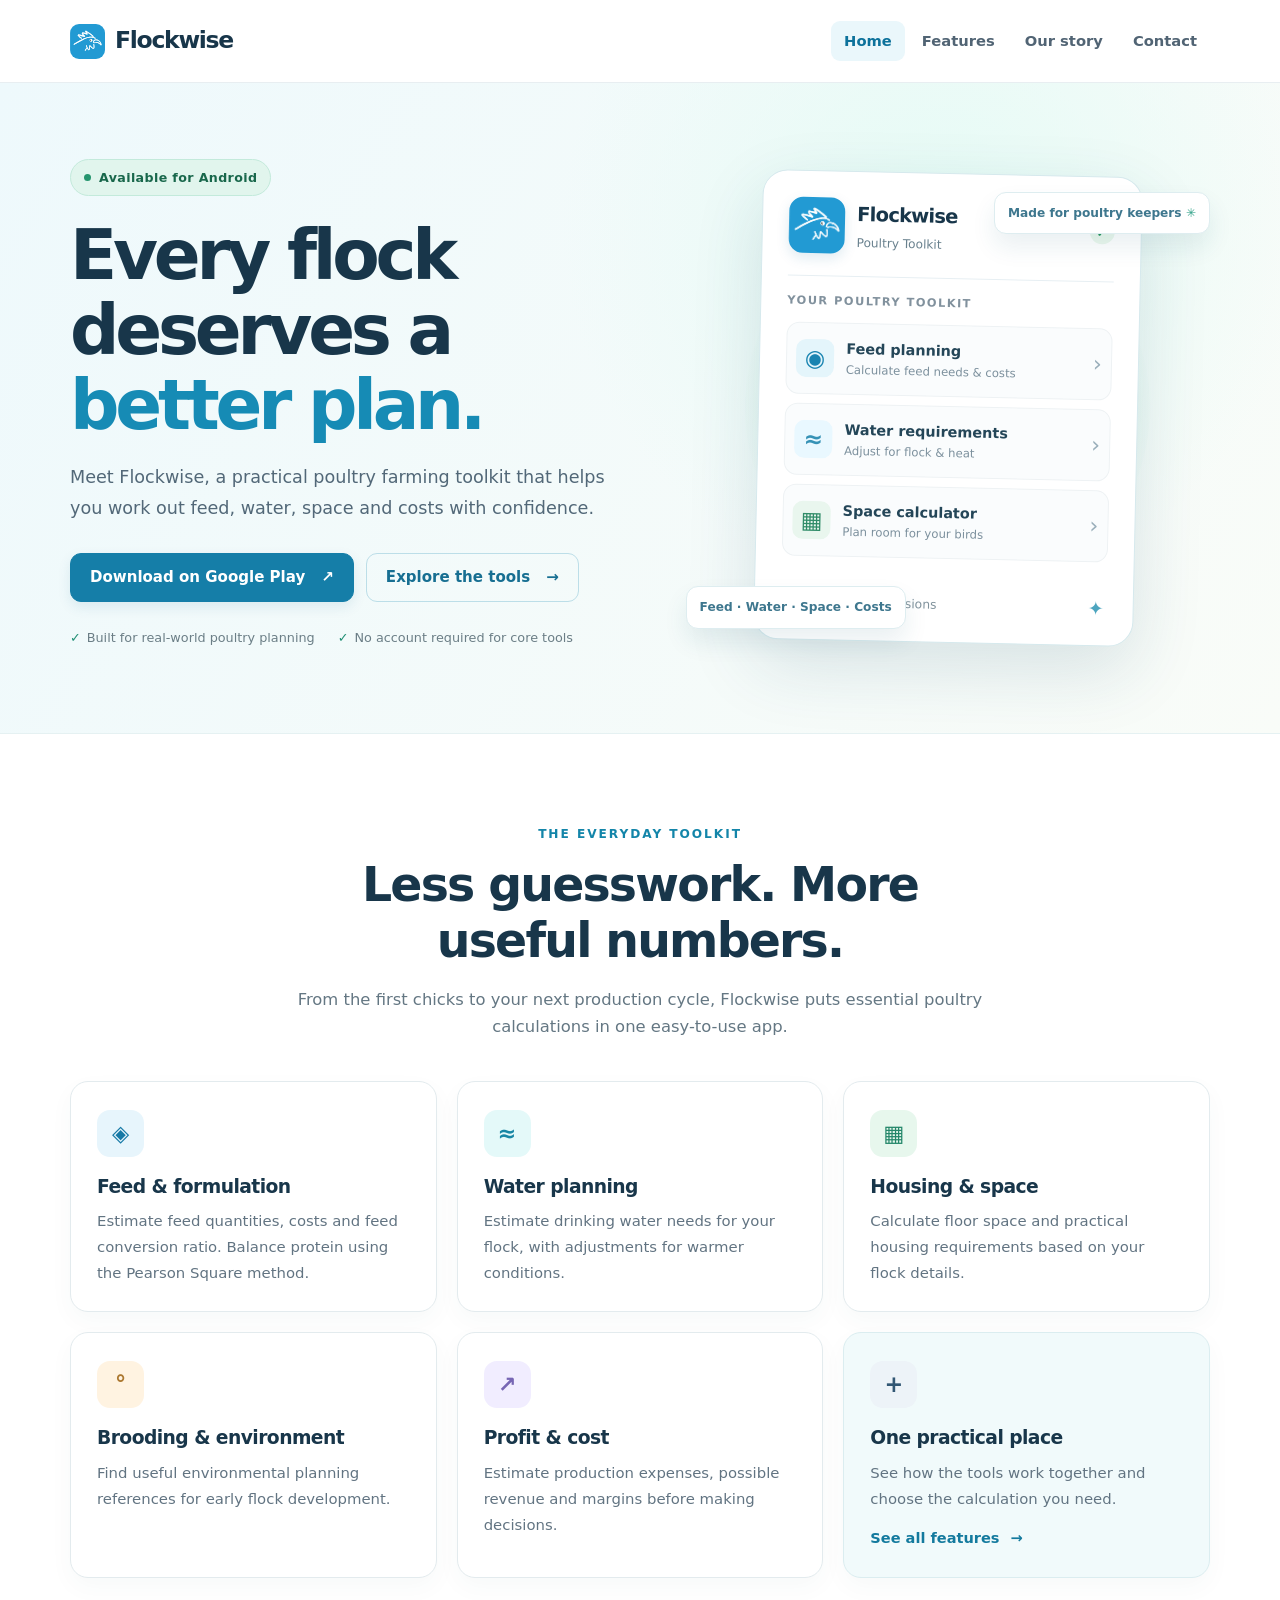
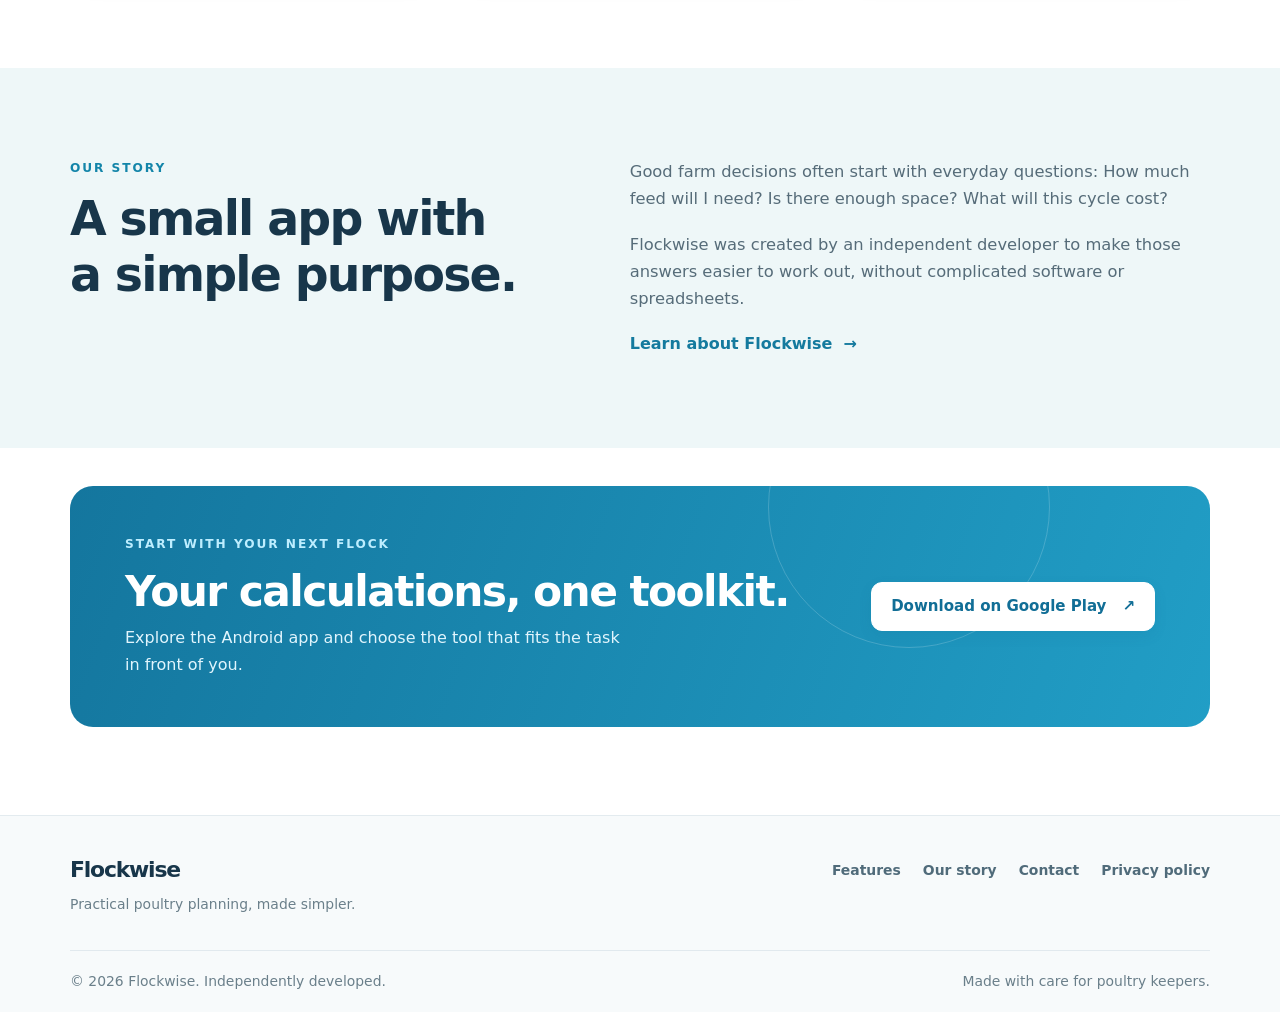
<file: index.html>
<!doctype html>
<html lang="en">
<head>
  <meta charset="utf-8">
  <meta name="viewport" content="width=device-width, initial-scale=1">
  <meta name="theme-color" content="#147fa8">
  <meta name="description" content="Flockwise is a practical Android poultry farming toolkit with calculators for feed, water, housing space, brooding, and flock profitability.">
  <meta property="og:type" content="website">
  <meta property="og:title" content="Flockwise | Practical Poultry Farming Calculators">
  <meta property="og:description" content="Plan your flock with straightforward tools for feed, water, housing and farming costs. Made for poultry keepers, big and small.">
  <title>Flockwise | Poultry Farming Calculators &amp; Planning Tools</title>
  <link rel="icon" type="image/svg+xml" href="assets/img/app-icon-fallback.svg">
  <link rel="stylesheet" href="assets/css/site.css">
</head>
<body>
  <a class="skip-link" href="#main-content">Skip to content</a>
  <header class="site-header">
    <div class="wrap header-inner">
      <a class="brand" href="./" aria-label="Flockwise home"><span class="brand-mark" aria-hidden="true"></span><span>Flockwise</span></a>
      <nav class="nav" aria-label="Main navigation">
        <a href="./" aria-current="page">Home</a>
        <a href="features/">Features</a>
        <a href="about/">Our story</a>
        <a href="contact/">Contact</a>
      </nav>
    </div>
  </header>

  <main id="main-content">
    <section class="home-hero">
      <div class="wrap hero-grid">
        <div class="hero-copy">
          <span class="pill"><span class="pill-dot" aria-hidden="true"></span> Available for Android</span>
          <h1>Every flock deserves a <span>better plan.</span></h1>
          <p class="hero-subtitle">Meet Flockwise, a practical poultry farming toolkit that helps you work out feed, water, space and costs with confidence.</p>
          <div class="hero-actions">
            <a class="button" href="https://play.google.com/store/apps/details?id=com.ericdev.flockwise" rel="noopener noreferrer" target="_blank">Download on Google Play <span aria-hidden="true">↗</span></a>
            <a class="button button-outline" href="features/">Explore the tools <span aria-hidden="true">→</span></a>
          </div>
          <div class="hero-footnotes"><span>Built for real-world poultry planning</span><span>No account required for core tools</span></div>
        </div>
        <div class="hero-visual" aria-label="An illustration of Flockwise planning features">
          <div class="visual-glow" aria-hidden="true"></div>
          <div class="visual-app-card">
            <div class="visual-app-top"><span class="app-icon large-icon" role="img" aria-label="Flockwise app icon"></span><div><strong>Flockwise</strong><small>Poultry Toolkit</small></div><span class="visual-check" aria-hidden="true">✓</span></div>
            <div class="visual-divider"></div>
            <p class="visual-label">YOUR POULTRY TOOLKIT</p>
            <div class="visual-tile-row"><span class="visual-symbol" aria-hidden="true">◉</span><div><strong>Feed planning</strong><small>Calculate feed needs &amp; costs</small></div><span aria-hidden="true">›</span></div>
            <div class="visual-tile-row"><span class="visual-symbol pale" aria-hidden="true">≈</span><div><strong>Water requirements</strong><small>Adjust for flock &amp; heat</small></div><span aria-hidden="true">›</span></div>
            <div class="visual-tile-row"><span class="visual-symbol mint" aria-hidden="true">▦</span><div><strong>Space calculator</strong><small>Plan room for your birds</small></div><span aria-hidden="true">›</span></div>
            <div class="visual-stat"><span>Make informed decisions</span><span aria-hidden="true">✦</span></div>
          </div>
          <div class="floating-chip chip-top">Made for poultry keepers <span aria-hidden="true">✳</span></div>
          <div class="floating-chip chip-bottom">Feed · Water · Space · Costs</div>
        </div>
      </div>
    </section>

    <section class="section section-intro" aria-labelledby="benefits-title">
      <div class="wrap">
        <div class="section-heading centered"><p class="kicker">THE EVERYDAY TOOLKIT</p><h2 id="benefits-title">Less guesswork. More useful numbers.</h2><p>From the first chicks to your next production cycle, Flockwise puts essential poultry calculations in one easy-to-use app.</p></div>
        <div class="feature-grid feature-grid-home">
          <article class="feature-card"><span class="feature-icon blue" aria-hidden="true">◈</span><h3>Feed &amp; formulation</h3><p>Estimate feed quantities, costs and feed conversion ratio. Balance protein using the Pearson Square method.</p></article>
          <article class="feature-card"><span class="feature-icon aqua" aria-hidden="true">≈</span><h3>Water planning</h3><p>Estimate drinking water needs for your flock, with adjustments for warmer conditions.</p></article>
          <article class="feature-card"><span class="feature-icon green" aria-hidden="true">▦</span><h3>Housing &amp; space</h3><p>Calculate floor space and practical housing requirements based on your flock details.</p></article>
          <article class="feature-card"><span class="feature-icon orange" aria-hidden="true">°</span><h3>Brooding &amp; environment</h3><p>Find useful environmental planning references for early flock development.</p></article>
          <article class="feature-card"><span class="feature-icon purple" aria-hidden="true">↗</span><h3>Profit &amp; cost</h3><p>Estimate production expenses, possible revenue and margins before making decisions.</p></article>
          <article class="feature-card feature-card-link"><span class="feature-icon dark" aria-hidden="true">+</span><h3>One practical place</h3><p>See how the tools work together and choose the calculation you need.</p><a class="inline-link" href="features/">See all features <span aria-hidden="true">→</span></a></article>
        </div>
      </div>
    </section>

    <section class="section story-strip" aria-labelledby="story-title">
      <div class="wrap story-grid"><div><p class="kicker">OUR STORY</p><h2 id="story-title">A small app with a simple purpose.</h2></div><div><p>Good farm decisions often start with everyday questions: How much feed will I need? Is there enough space? What will this cycle cost?</p><p>Flockwise was created by an independent developer to make those answers easier to work out, without complicated software or spreadsheets.</p><a class="text-arrow" href="about/">Learn about Flockwise <span aria-hidden="true">→</span></a></div></div>
    </section>

    <section class="section bottom-cta" aria-labelledby="cta-title"><div class="wrap"><div class="cta-panel"><div><p class="kicker">START WITH YOUR NEXT FLOCK</p><h2 id="cta-title">Your calculations, one toolkit.</h2><p>Explore the Android app and choose the tool that fits the task in front of you.</p></div><a class="button button-white" href="https://play.google.com/store/apps/details?id=com.ericdev.flockwise" rel="noopener noreferrer" target="_blank">Download on Google Play <span aria-hidden="true">↗</span></a></div></div></section>
  </main>

  <footer class="site-footer"><div class="wrap footer-top"><div><a class="footer-brand" href="./">Flockwise</a><p>Practical poultry planning, made simpler.</p></div><nav class="footer-links" aria-label="Footer navigation"><a href="features/">Features</a><a href="about/">Our story</a><a href="contact/">Contact</a><a href="privacy-policy/">Privacy policy</a></nav></div><div class="wrap footer-bottom"><span>© 2026 Flockwise. Independently developed.</span><span>Made with care for poultry keepers.</span></div></footer>
</body>
</html>
</file>
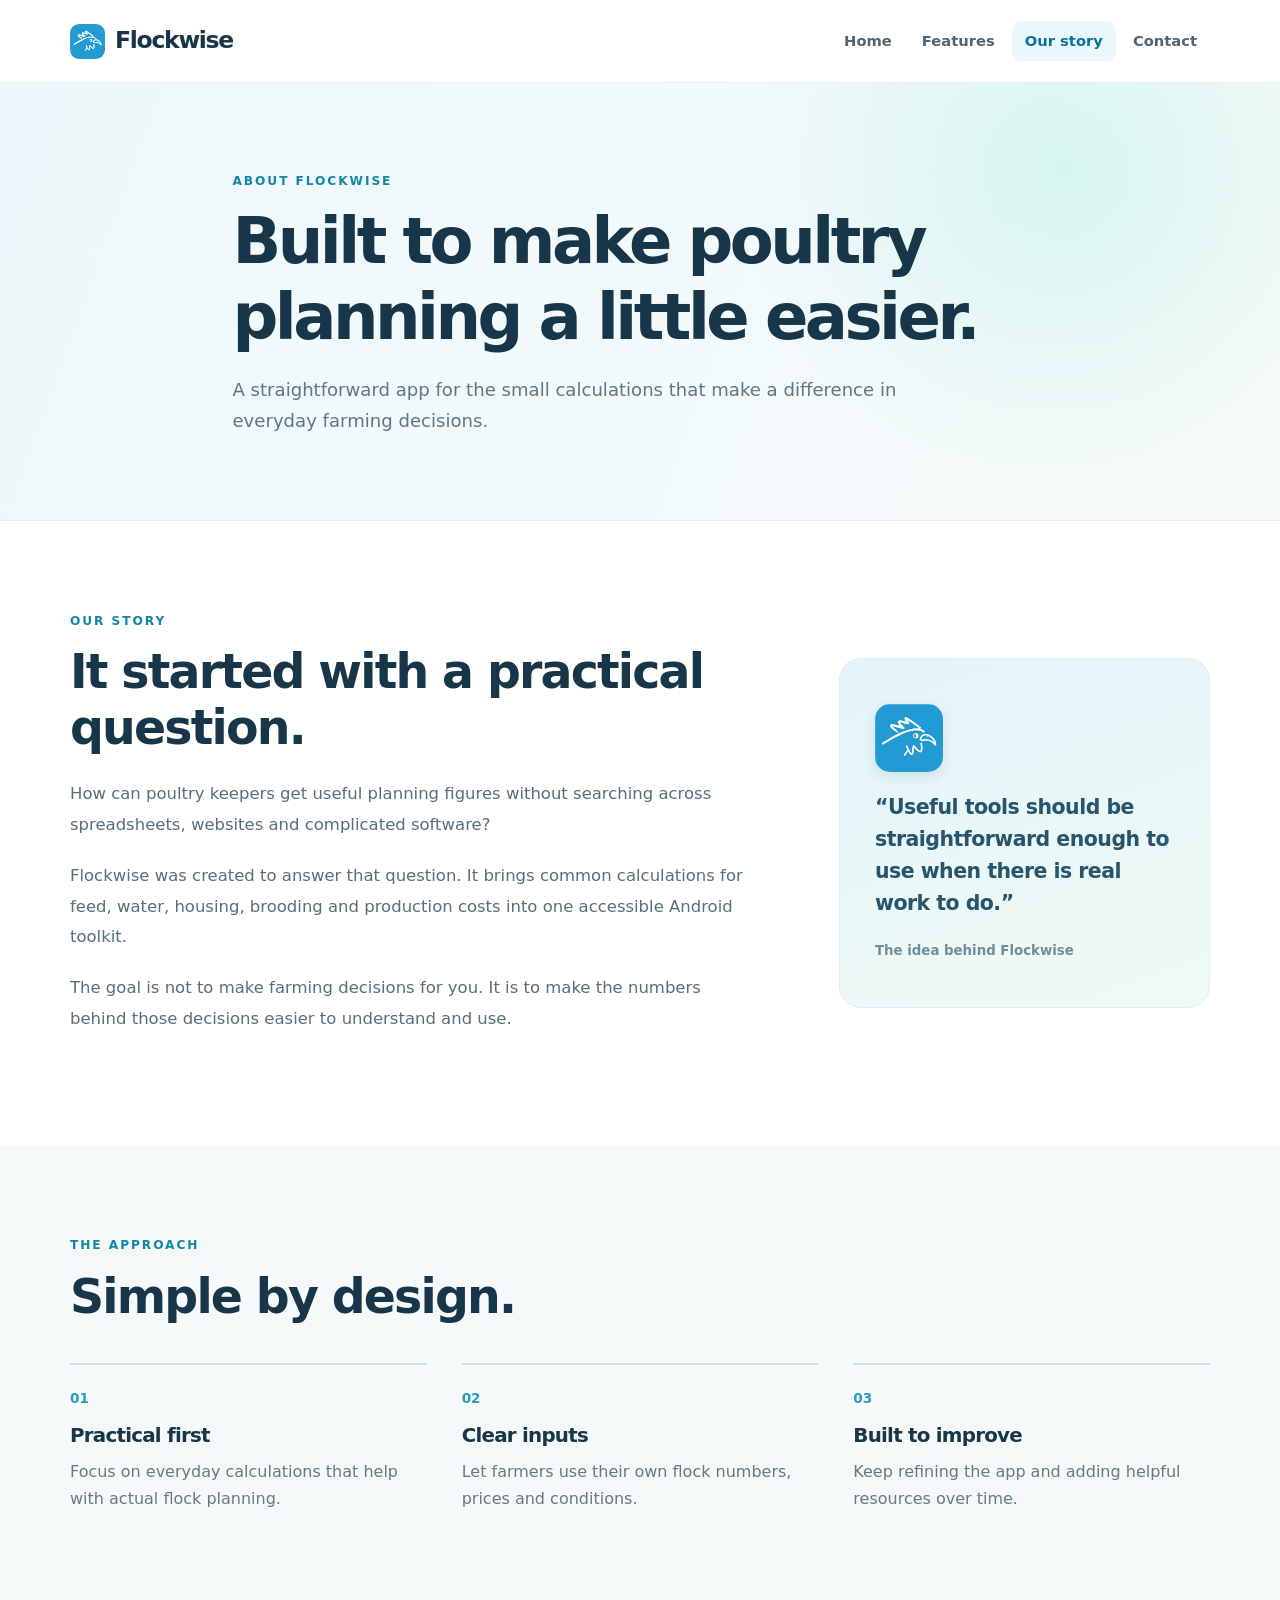
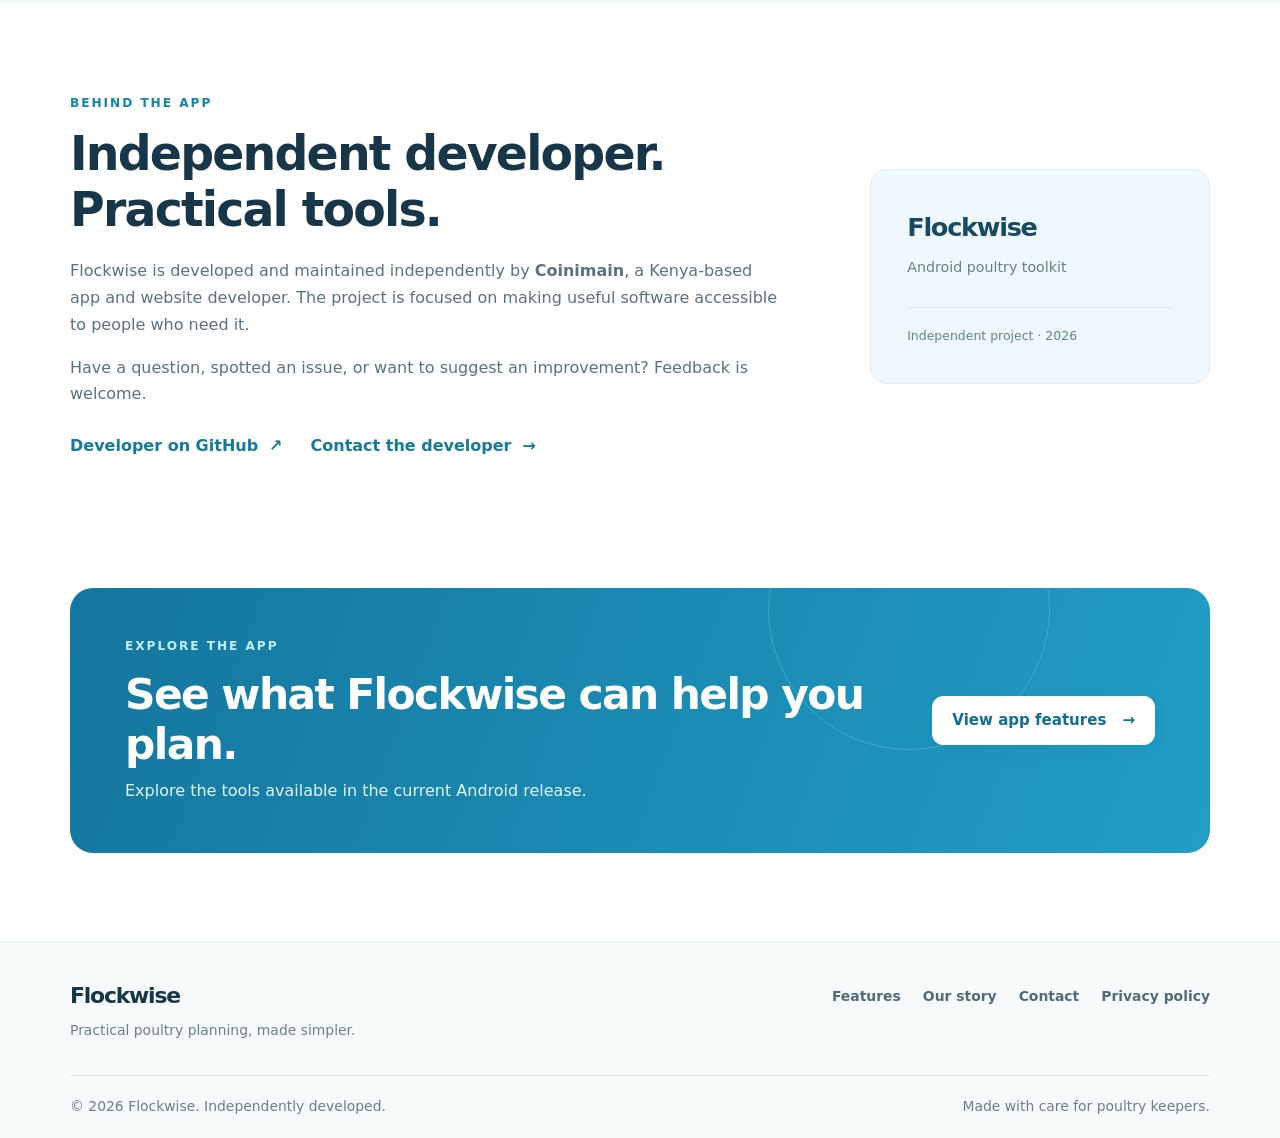
<file: about/index.html>
<!doctype html>
<html lang="en">
<head>
  <meta charset="utf-8">
  <meta name="viewport" content="width=device-width, initial-scale=1">
  <meta name="theme-color" content="#147fa8">
  <meta name="description" content="Discover the story behind Flockwise, an independently built poultry farming app created to make everyday feed, housing and financial planning easier.">
  <title>Our Story &amp; Developer | About Flockwise</title>
  <link rel="icon" type="image/svg+xml" href="../assets/img/app-icon-fallback.svg">
  <link rel="stylesheet" href="../assets/css/site.css">
</head>
<body>
  <a class="skip-link" href="#main-content">Skip to content</a>
  <header class="site-header"><div class="wrap header-inner"><a class="brand" href="../" aria-label="Flockwise home"><span class="brand-mark" aria-hidden="true"></span><span>Flockwise</span></a><nav class="nav" aria-label="Main navigation"><a href="../">Home</a><a href="../features/">Features</a><a href="../about/" aria-current="page">Our story</a><a href="../contact/">Contact</a></nav></div></header>
  <main id="main-content">
    <section class="page-hero"><div class="wrap narrow"><p class="kicker">ABOUT FLOCKWISE</p><h1>Built to make poultry planning a little easier.</h1><p>A straightforward app for the small calculations that make a difference in everyday farming decisions.</p></div></section>
    <section class="section"><div class="wrap about-grid"><div class="about-body"><p class="kicker">OUR STORY</p><h2>It started with a practical question.</h2><p>How can poultry keepers get useful planning figures without searching across spreadsheets, websites and complicated software?</p><p>Flockwise was created to answer that question. It brings common calculations for feed, water, housing, brooding and production costs into one accessible Android toolkit.</p><p>The goal is not to make farming decisions for you. It is to make the numbers behind those decisions easier to understand and use.</p></div><aside class="quote-panel"><div class="quote-icon app-icon" role="img" aria-label="Flockwise icon"></div><p>“Useful tools should be straightforward enough to use when there is real work to do.”</p><small>The idea behind Flockwise</small></aside></div></section>
    <section class="section section-tinted"><div class="wrap"><div class="section-heading"><p class="kicker">THE APPROACH</p><h2>Simple by design.</h2></div><div class="values-grid"><article><span aria-hidden="true">01</span><h3>Practical first</h3><p>Focus on everyday calculations that help with actual flock planning.</p></article><article><span aria-hidden="true">02</span><h3>Clear inputs</h3><p>Let farmers use their own flock numbers, prices and conditions.</p></article><article><span aria-hidden="true">03</span><h3>Built to improve</h3><p>Keep refining the app and adding helpful resources over time.</p></article></div></div></section>
    <section class="section"><div class="wrap developer-panel"><div><p class="kicker">BEHIND THE APP</p><h2>Independent developer. Practical tools.</h2><p>Flockwise is developed and maintained independently by <strong>Coinimain</strong>, a Kenya-based app and website developer. The project is focused on making useful software accessible to people who need it.</p><p>Have a question, spotted an issue, or want to suggest an improvement? Feedback is welcome.</p><div class="developer-links"><a class="text-arrow" href="https://github.com/Coinimain" target="_blank" rel="noopener noreferrer">Developer on GitHub <span aria-hidden="true">↗</span></a><a class="text-arrow" href="../contact/">Contact the developer <span aria-hidden="true">→</span></a></div></div><div class="developer-aside"><strong>Flockwise</strong><span>Android poultry toolkit</span><span>Independent project · 2026</span></div></div></section>
    <section class="section bottom-cta"><div class="wrap"><div class="cta-panel"><div><p class="kicker">EXPLORE THE APP</p><h2>See what Flockwise can help you plan.</h2><p>Explore the tools available in the current Android release.</p></div><a class="button button-white" href="../features/">View app features <span aria-hidden="true">→</span></a></div></div></section>
  </main>
  <footer class="site-footer"><div class="wrap footer-top"><div><a class="footer-brand" href="../">Flockwise</a><p>Practical poultry planning, made simpler.</p></div><nav class="footer-links" aria-label="Footer navigation"><a href="../features/">Features</a><a href="../about/">Our story</a><a href="../contact/">Contact</a><a href="../privacy-policy/">Privacy policy</a></nav></div><div class="wrap footer-bottom"><span>© 2026 Flockwise. Independently developed.</span><span>Made with care for poultry keepers.</span></div></footer>
</body>
</html>
</file>
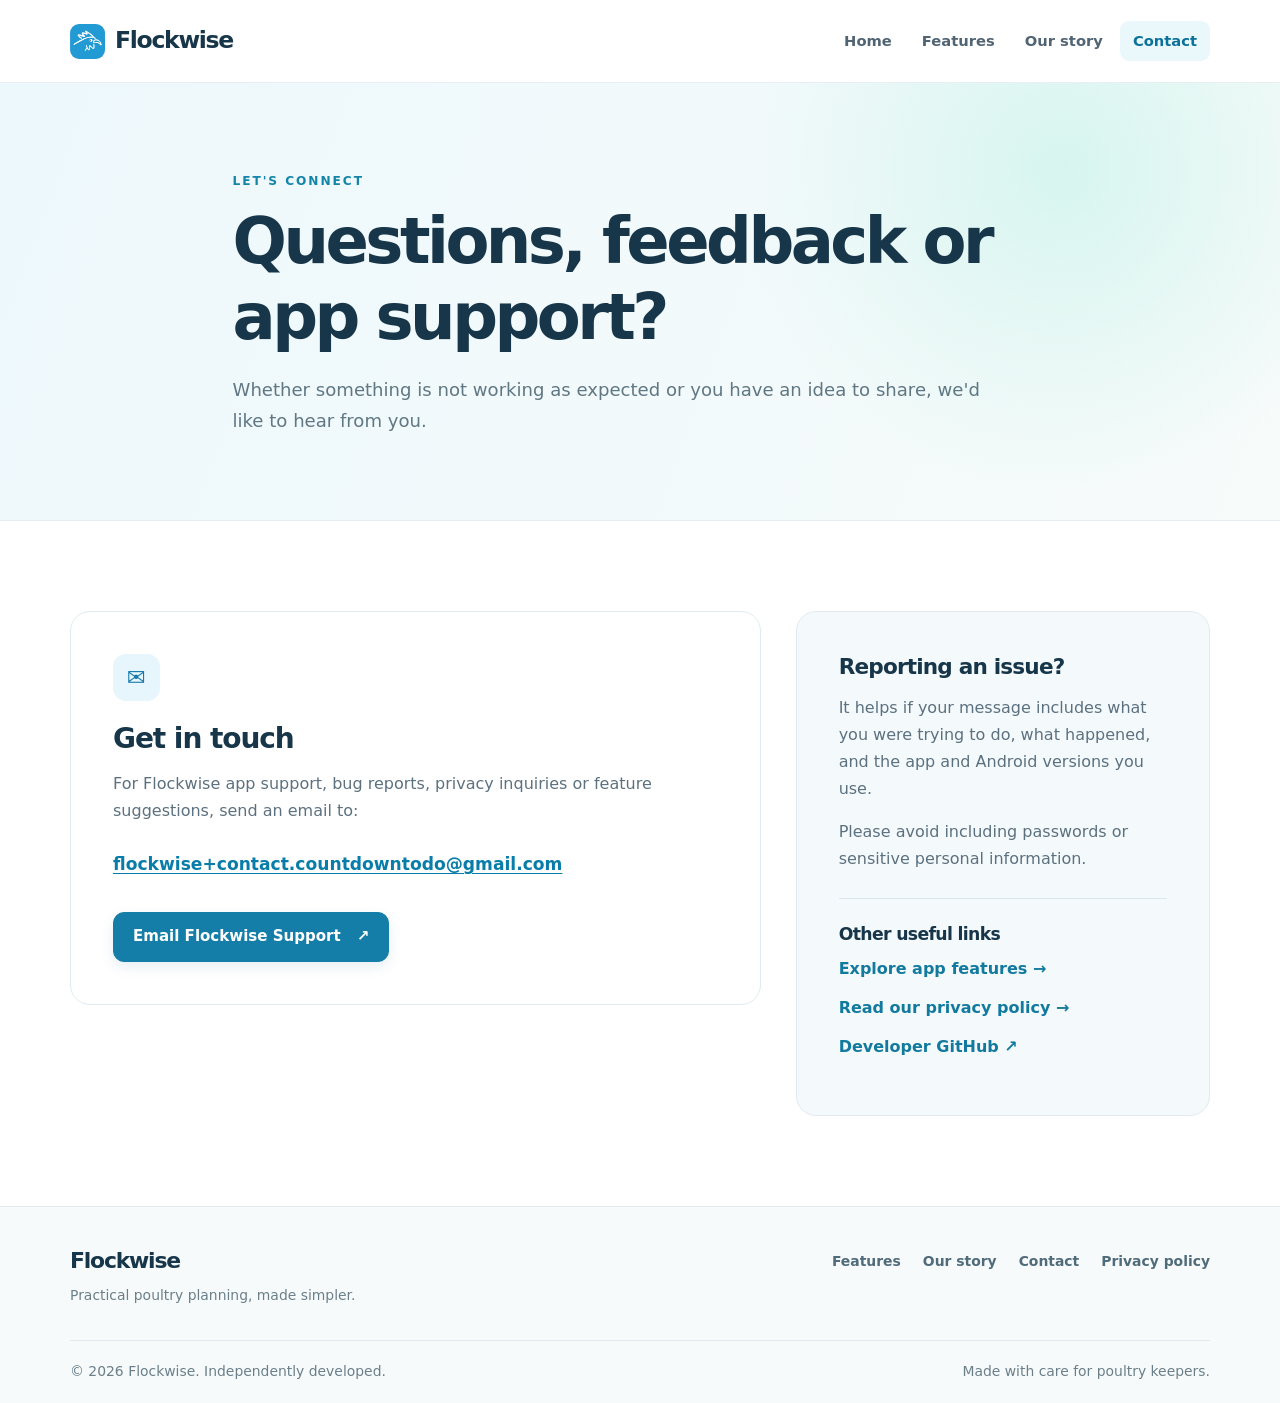
<file: contact/index.html>
<!doctype html>
<html lang="en">
<head>
  <meta charset="utf-8">
  <meta name="viewport" content="width=device-width, initial-scale=1">
  <meta name="theme-color" content="#147fa8">
  <meta name="description" content="Contact the Flockwise developer for Android app support, questions, bug reports and feature suggestions.">
  <title>Contact &amp; App Support | Flockwise</title>
  <link rel="icon" type="image/svg+xml" href="../assets/img/app-icon-fallback.svg">
  <link rel="stylesheet" href="../assets/css/site.css">
</head>
<body>
  <a class="skip-link" href="#main-content">Skip to content</a>
  <header class="site-header"><div class="wrap header-inner"><a class="brand" href="../" aria-label="Flockwise home"><span class="brand-mark" aria-hidden="true"></span><span>Flockwise</span></a><nav class="nav" aria-label="Main navigation"><a href="../">Home</a><a href="../features/">Features</a><a href="../about/">Our story</a><a href="../contact/" aria-current="page">Contact</a></nav></div></header>
  <main id="main-content">
    <section class="page-hero"><div class="wrap narrow"><p class="kicker">LET'S CONNECT</p><h1>Questions, feedback or app support?</h1><p>Whether something is not working as expected or you have an idea to share, we'd like to hear from you.</p></div></section>
    <section class="section"><div class="wrap contact-grid"><article class="contact-main"><span class="feature-icon blue" aria-hidden="true">✉</span><h2>Get in touch</h2><p>For Flockwise app support, bug reports, privacy inquiries or feature suggestions, send an email to:</p><p class="contact-email"><a href="mailto:flockwise+contact.countdowntodo@gmail.com">flockwise+contact.countdowntodo@gmail.com</a></p><a class="button" href="mailto:flockwise+contact.countdowntodo@gmail.com?subject=Flockwise%20App%20Support">Email Flockwise Support <span aria-hidden="true">↗</span></a></article><aside class="contact-side"><h2>Reporting an issue?</h2><p>It helps if your message includes what you were trying to do, what happened, and the app and Android versions you use.</p><p>Please avoid including passwords or sensitive personal information.</p><div class="side-divider"></div><h3>Other useful links</h3><a href="../features/">Explore app features <span aria-hidden="true">→</span></a><a href="../privacy-policy/">Read our privacy policy <span aria-hidden="true">→</span></a><a href="https://github.com/Coinimain" target="_blank" rel="noopener noreferrer">Developer GitHub <span aria-hidden="true">↗</span></a></aside></div></section>
  </main>
  <footer class="site-footer"><div class="wrap footer-top"><div><a class="footer-brand" href="../">Flockwise</a><p>Practical poultry planning, made simpler.</p></div><nav class="footer-links" aria-label="Footer navigation"><a href="../features/">Features</a><a href="../about/">Our story</a><a href="../contact/">Contact</a><a href="../privacy-policy/">Privacy policy</a></nav></div><div class="wrap footer-bottom"><span>© 2026 Flockwise. Independently developed.</span><span>Made with care for poultry keepers.</span></div></footer>
</body>
</html>
</file>
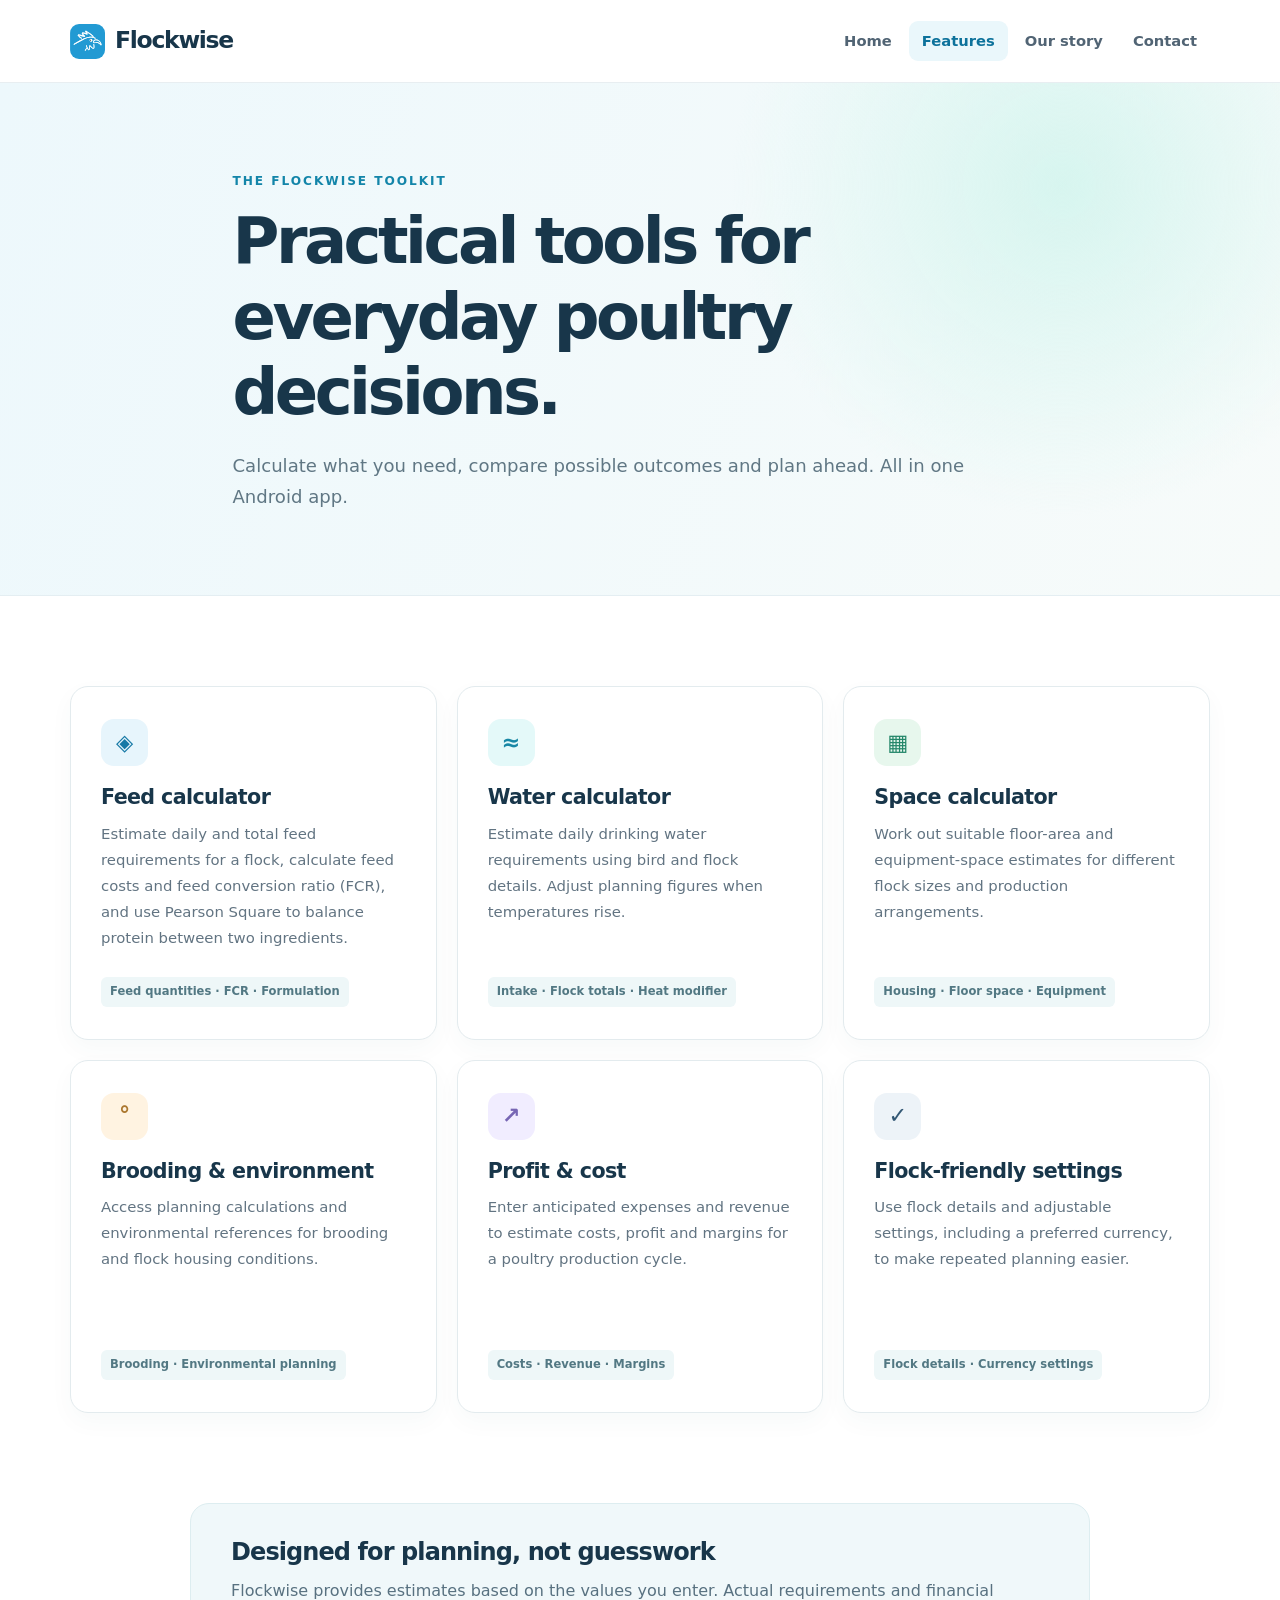
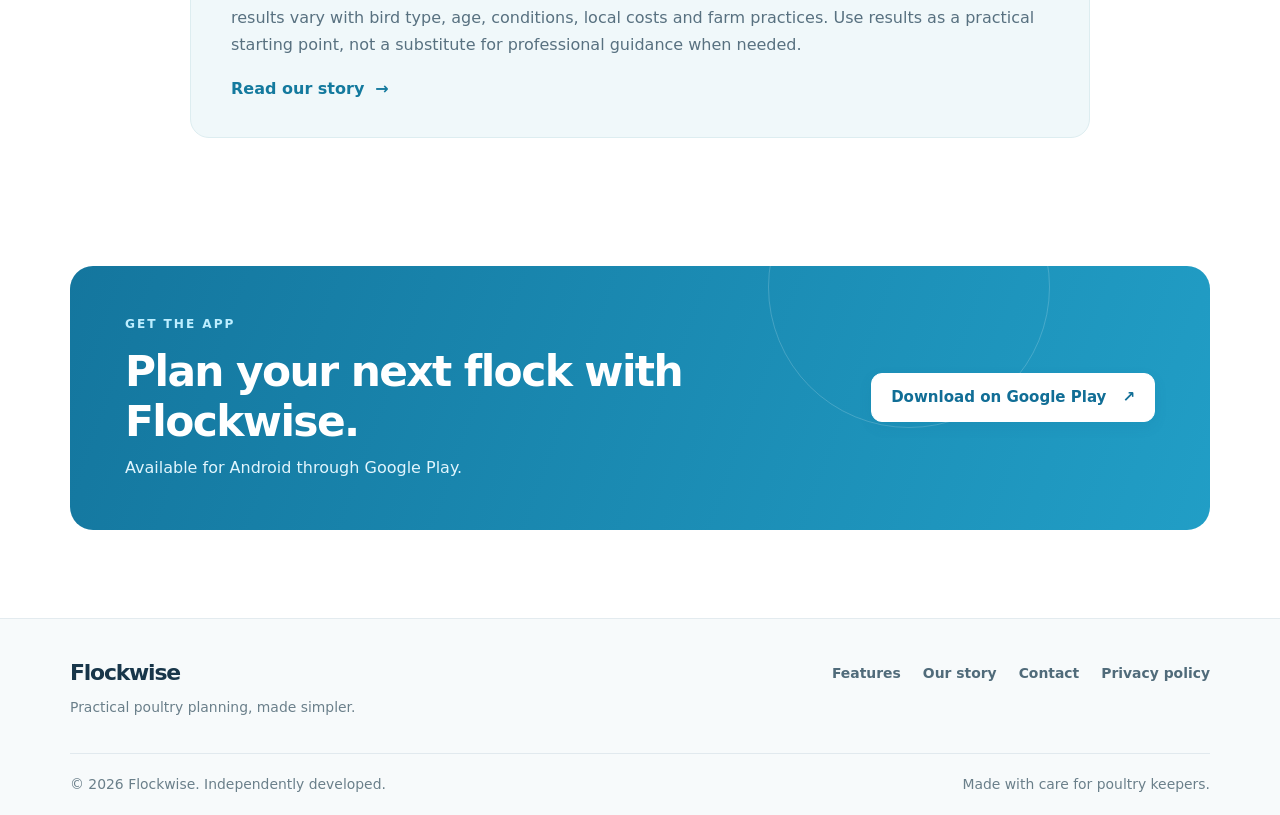
<file: features/index.html>
<!doctype html>
<html lang="en">
<head>
  <meta charset="utf-8">
  <meta name="viewport" content="width=device-width, initial-scale=1">
  <meta name="theme-color" content="#147fa8">
  <meta name="description" content="Explore Flockwise poultry calculators for feeding, water, housing, brooding and environment, profit and cost estimates, and flock planning.">
  <title>App Features &amp; Poultry Calculators | Flockwise</title>
  <link rel="icon" type="image/svg+xml" href="../assets/img/app-icon-fallback.svg">
  <link rel="stylesheet" href="../assets/css/site.css">
</head>
<body>
  <a class="skip-link" href="#main-content">Skip to content</a>
  <header class="site-header"><div class="wrap header-inner"><a class="brand" href="../" aria-label="Flockwise home"><span class="brand-mark" aria-hidden="true"></span><span>Flockwise</span></a><nav class="nav" aria-label="Main navigation"><a href="../">Home</a><a href="../features/" aria-current="page">Features</a><a href="../about/">Our story</a><a href="../contact/">Contact</a></nav></div></header>
  <main id="main-content">
    <section class="page-hero"><div class="wrap narrow"><p class="kicker">THE FLOCKWISE TOOLKIT</p><h1>Practical tools for everyday poultry decisions.</h1><p>Calculate what you need, compare possible outcomes and plan ahead. All in one Android app.</p></div></section>
    <section class="section"><div class="wrap"><div class="feature-grid detail-grid">
      <article class="feature-card"><span class="feature-icon blue" aria-hidden="true">◈</span><h2>Feed calculator</h2><p>Estimate daily and total feed requirements for a flock, calculate feed costs and feed conversion ratio (FCR), and use Pearson Square to balance protein between two ingredients.</p><span class="card-tag">Feed quantities · FCR · Formulation</span></article>
      <article class="feature-card"><span class="feature-icon aqua" aria-hidden="true">≈</span><h2>Water calculator</h2><p>Estimate daily drinking water requirements using bird and flock details. Adjust planning figures when temperatures rise.</p><span class="card-tag">Intake · Flock totals · Heat modifier</span></article>
      <article class="feature-card"><span class="feature-icon green" aria-hidden="true">▦</span><h2>Space calculator</h2><p>Work out suitable floor-area and equipment-space estimates for different flock sizes and production arrangements.</p><span class="card-tag">Housing · Floor space · Equipment</span></article>
      <article class="feature-card"><span class="feature-icon orange" aria-hidden="true">°</span><h2>Brooding &amp; environment</h2><p>Access planning calculations and environmental references for brooding and flock housing conditions.</p><span class="card-tag">Brooding · Environmental planning</span></article>
      <article class="feature-card"><span class="feature-icon purple" aria-hidden="true">↗</span><h2>Profit &amp; cost</h2><p>Enter anticipated expenses and revenue to estimate costs, profit and margins for a poultry production cycle.</p><span class="card-tag">Costs · Revenue · Margins</span></article>
      <article class="feature-card"><span class="feature-icon dark" aria-hidden="true">✓</span><h2>Flock-friendly settings</h2><p>Use flock details and adjustable settings, including a preferred currency, to make repeated planning easier.</p><span class="card-tag">Flock details · Currency settings</span></article>
    </div></div></section>
    <section class="section section-compact"><div class="wrap"><div class="soft-panel"><h2>Designed for planning, not guesswork</h2><p>Flockwise provides estimates based on the values you enter. Actual requirements and financial results vary with bird type, age, conditions, local costs and farm practices. Use results as a practical starting point, not a substitute for professional guidance when needed.</p><a class="text-arrow" href="../about/">Read our story <span aria-hidden="true">→</span></a></div></div></section>
    <section class="section bottom-cta"><div class="wrap"><div class="cta-panel"><div><p class="kicker">GET THE APP</p><h2>Plan your next flock with Flockwise.</h2><p>Available for Android through Google Play.</p></div><a class="button button-white" href="https://play.google.com/store/apps/details?id=com.ericdev.flockwise" target="_blank" rel="noopener noreferrer">Download on Google Play <span aria-hidden="true">↗</span></a></div></div></section>
  </main>
  <footer class="site-footer"><div class="wrap footer-top"><div><a class="footer-brand" href="../">Flockwise</a><p>Practical poultry planning, made simpler.</p></div><nav class="footer-links" aria-label="Footer navigation"><a href="../features/">Features</a><a href="../about/">Our story</a><a href="../contact/">Contact</a><a href="../privacy-policy/">Privacy policy</a></nav></div><div class="wrap footer-bottom"><span>© 2026 Flockwise. Independently developed.</span><span>Made with care for poultry keepers.</span></div></footer>
</body>
</html>
</file>
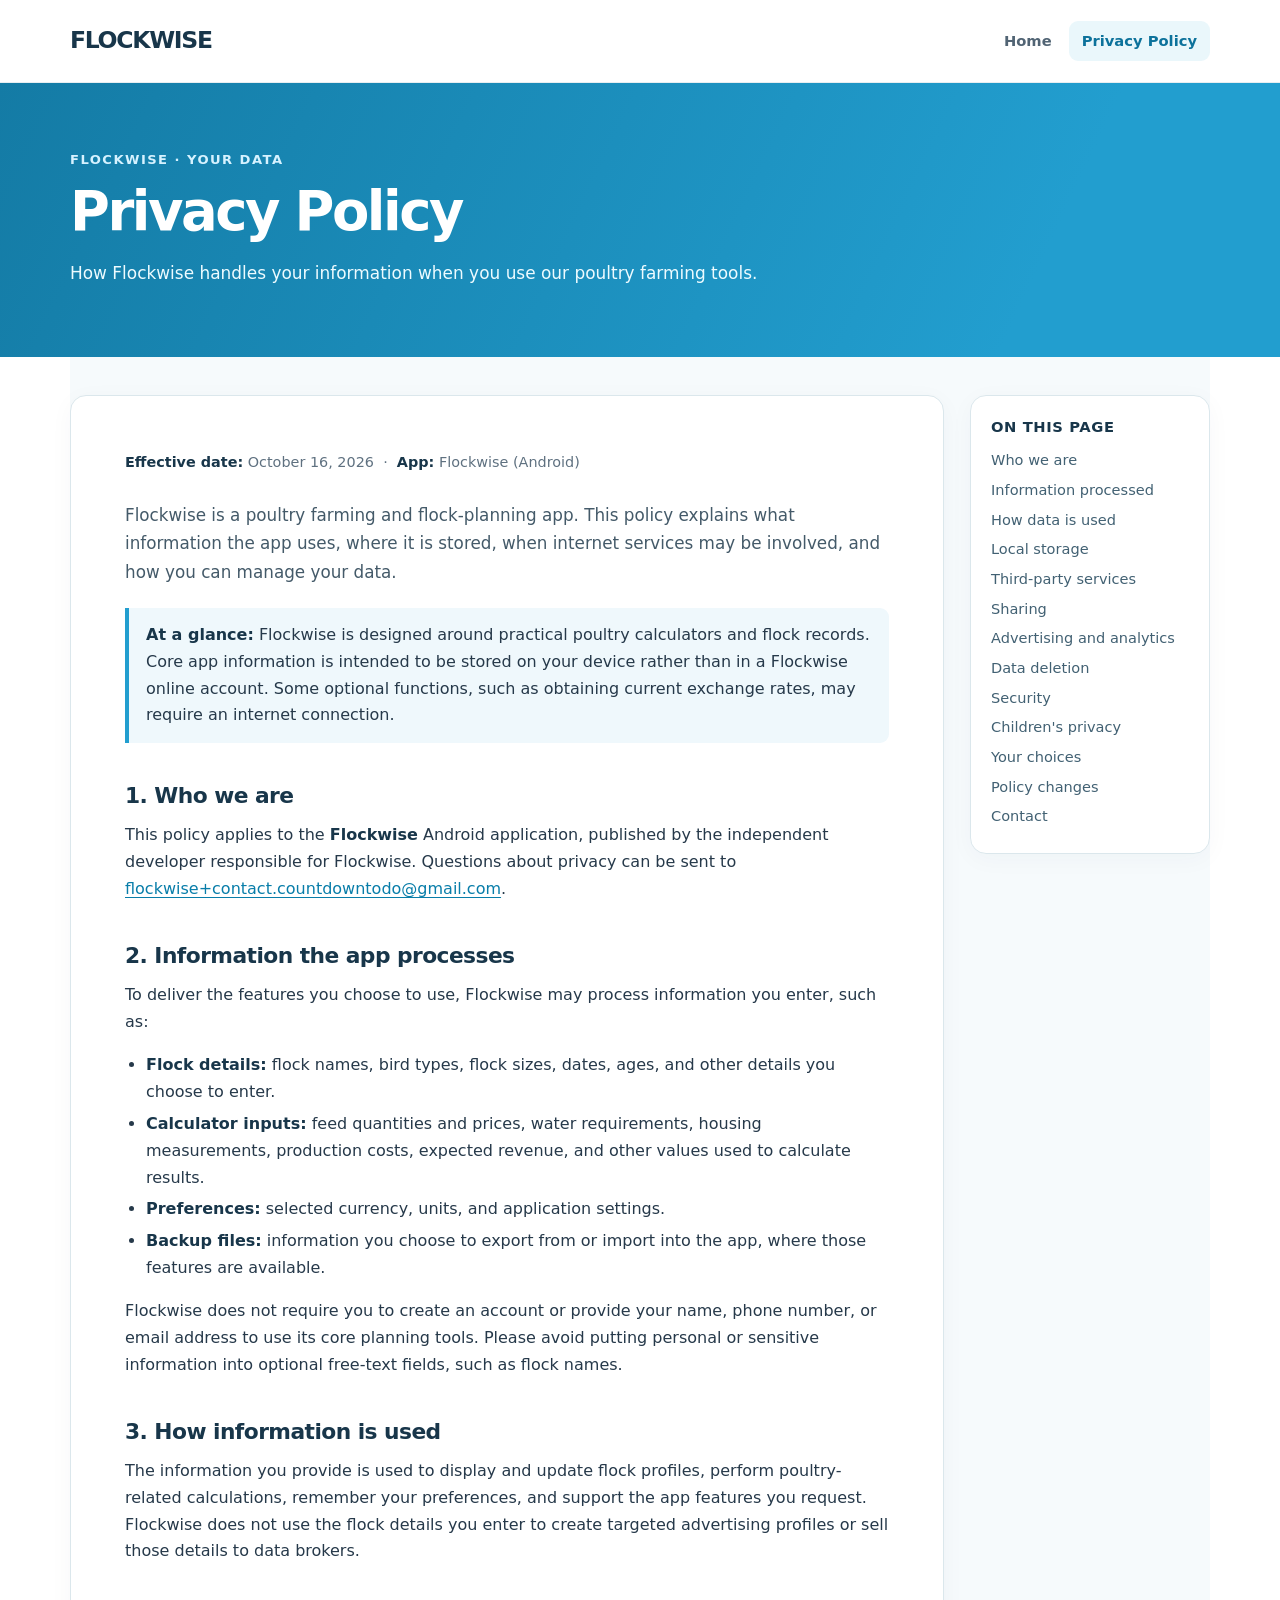
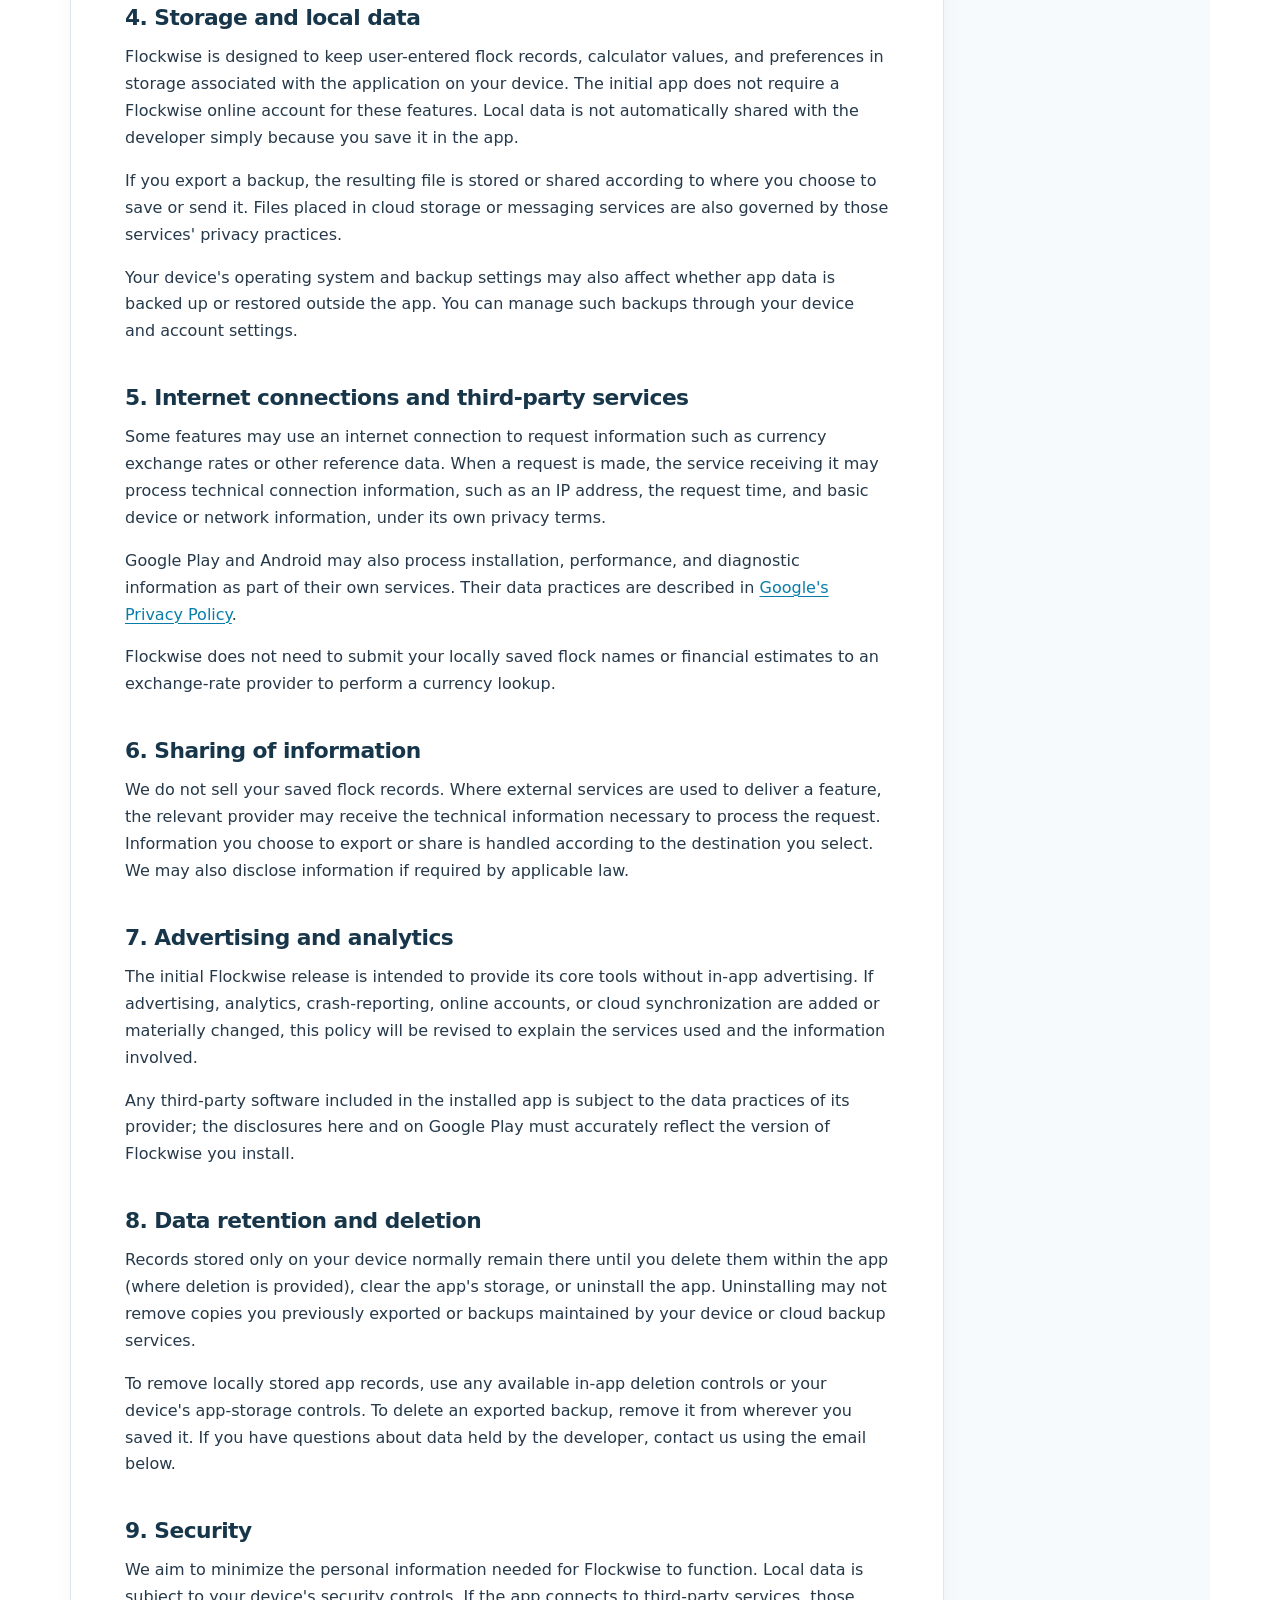
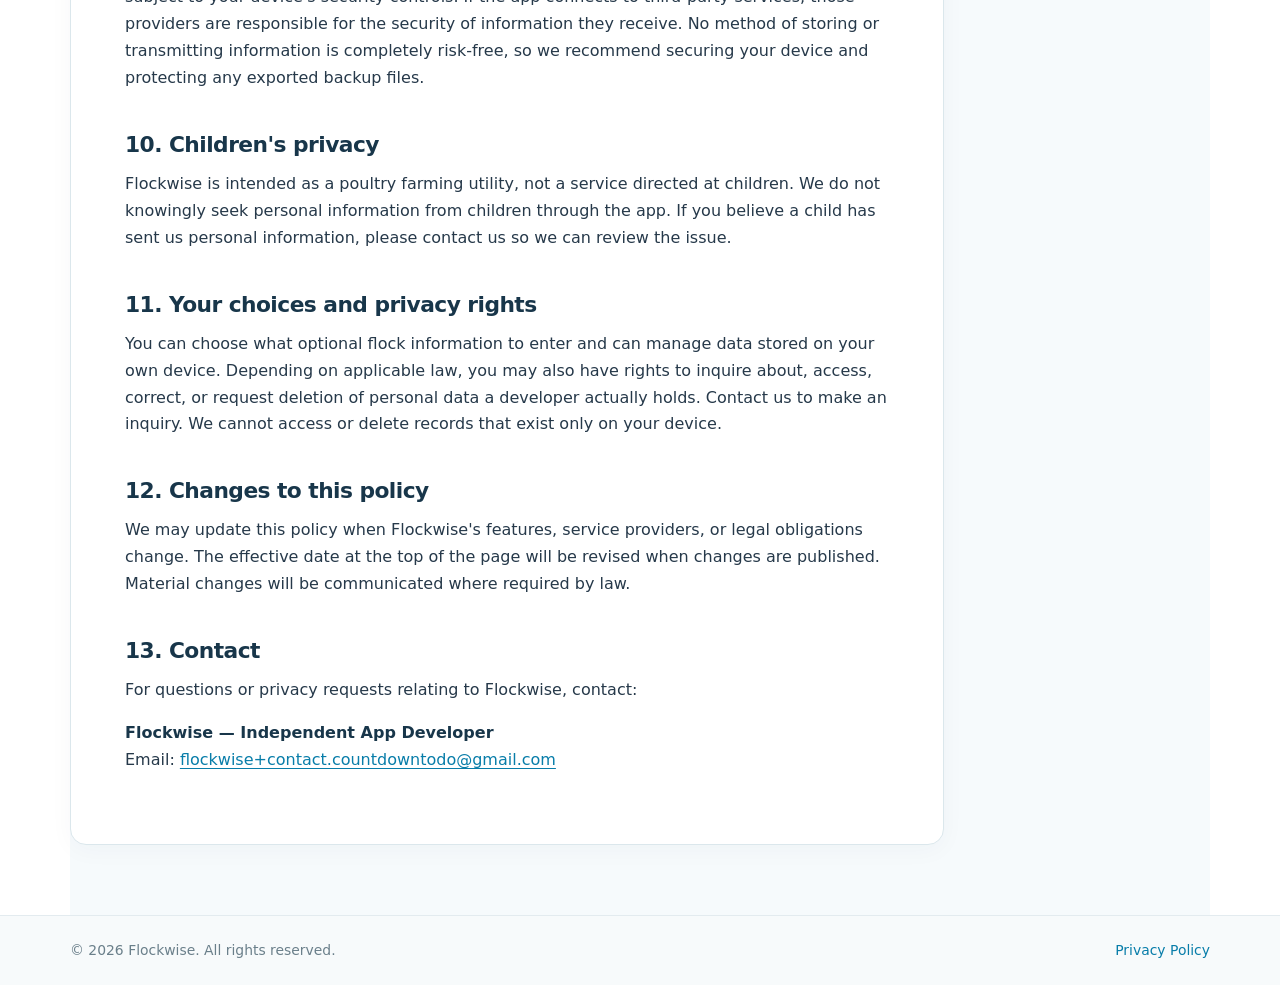
<file: privacy-policy/index.html>
<!doctype html>
<html lang="en">
<head>
  <meta charset="utf-8">
  <meta name="viewport" content="width=device-width, initial-scale=1">
  <meta name="theme-color" content="#229ecf">
  <meta name="description" content="Read the Flockwise Android app privacy policy, including how flock data, local storage, backups and online features are handled.">
  <title>Privacy Policy | Flockwise</title>
  <link rel="stylesheet" href="../assets/css/site.css">
</head>
<body>
  <a class="skip-link" href="#main-content">Skip to content</a>
  <header class="site-header">
    <div class="wrap header-inner">
      <a class="brand" href="../index.html" aria-label="Flockwise home">FLOCKWISE</a>
      <nav class="nav" aria-label="Main navigation">
      <a href="../index.html">Home</a>
      <a href="../privacy-policy/" aria-current="page">Privacy Policy</a>
    </nav>
    </div>
  </header>
  <section class="hero" aria-labelledby="page-title">
  <div class="wrap">
    <p class="eyebrow">Flockwise · Your data</p>
    <h1 id="page-title">Privacy Policy</h1>
    <p>How Flockwise handles your information when you use our poultry farming tools.</p>
  </div>
</section>
<main id="main-content" class="main wrap">
  <div class="layout">
    <article class="panel article">
      <p class="meta"><strong>Effective date:</strong> October 16, 2026 &nbsp;·&nbsp; <strong>App:</strong> Flockwise (Android)</p>
      <p class="lead">Flockwise is a poultry farming and flock-planning app. This policy explains what information the app uses, where it is stored, when internet services may be involved, and how you can manage your data.</p>
      <div class="notice"><strong>At a glance:</strong> Flockwise is designed around practical poultry calculators and flock records. Core app information is intended to be stored on your device rather than in a Flockwise online account. Some optional functions, such as obtaining current exchange rates, may require an internet connection.</div>

      <h2 id="who-we-are">1. Who we are</h2>
      <p>This policy applies to the <strong>Flockwise</strong> Android application, published by the independent developer responsible for Flockwise. Questions about privacy can be sent to <a href="mailto:flockwise+contact.countdowntodo@gmail.com
	  ">flockwise+contact.countdowntodo@gmail.com</a>.</p>

      <h2 id="information">2. Information the app processes</h2>
      <p>To deliver the features you choose to use, Flockwise may process information you enter, such as:</p>
      <ul>
        <li><strong>Flock details:</strong> flock names, bird types, flock sizes, dates, ages, and other details you choose to enter.</li>
        <li><strong>Calculator inputs:</strong> feed quantities and prices, water requirements, housing measurements, production costs, expected revenue, and other values used to calculate results.</li>
        <li><strong>Preferences:</strong> selected currency, units, and application settings.</li>
        <li><strong>Backup files:</strong> information you choose to export from or import into the app, where those features are available.</li>
      </ul>
      <p>Flockwise does not require you to create an account or provide your name, phone number, or email address to use its core planning tools. Please avoid putting personal or sensitive information into optional free-text fields, such as flock names.</p>

      <h2 id="use">3. How information is used</h2>
      <p>The information you provide is used to display and update flock profiles, perform poultry-related calculations, remember your preferences, and support the app features you request. Flockwise does not use the flock details you enter to create targeted advertising profiles or sell those details to data brokers.</p>

      <h2 id="storage">4. Storage and local data</h2>
      <p>Flockwise is designed to keep user-entered flock records, calculator values, and preferences in storage associated with the application on your device. The initial app does not require a Flockwise online account for these features. Local data is not automatically shared with the developer simply because you save it in the app.</p>
      <p>If you export a backup, the resulting file is stored or shared according to where you choose to save or send it. Files placed in cloud storage or messaging services are also governed by those services' privacy practices.</p>
      <p>Your device's operating system and backup settings may also affect whether app data is backed up or restored outside the app. You can manage such backups through your device and account settings.</p>

      <h2 id="internet">5. Internet connections and third-party services</h2>
      <p>Some features may use an internet connection to request information such as currency exchange rates or other reference data. When a request is made, the service receiving it may process technical connection information, such as an IP address, the request time, and basic device or network information, under its own privacy terms.</p>
      <p>Google Play and Android may also process installation, performance, and diagnostic information as part of their own services. Their data practices are described in <a href="https://policies.google.com/privacy" rel="noopener noreferrer">Google's Privacy Policy</a>.</p>
      <p>Flockwise does not need to submit your locally saved flock names or financial estimates to an exchange-rate provider to perform a currency lookup.</p>

      <h2 id="sharing">6. Sharing of information</h2>
      <p>We do not sell your saved flock records. Where external services are used to deliver a feature, the relevant provider may receive the technical information necessary to process the request. Information you choose to export or share is handled according to the destination you select. We may also disclose information if required by applicable law.</p>

      <h2 id="ads">7. Advertising and analytics</h2>
      <p>The initial Flockwise release is intended to provide its core tools without in-app advertising. If advertising, analytics, crash-reporting, online accounts, or cloud synchronization are added or materially changed, this policy will be revised to explain the services used and the information involved.</p>
      <p>Any third-party software included in the installed app is subject to the data practices of its provider; the disclosures here and on Google Play must accurately reflect the version of Flockwise you install.</p>

      <h2 id="retention">8. Data retention and deletion</h2>
      <p>Records stored only on your device normally remain there until you delete them within the app (where deletion is provided), clear the app's storage, or uninstall the app. Uninstalling may not remove copies you previously exported or backups maintained by your device or cloud backup services.</p>
      <p>To remove locally stored app records, use any available in-app deletion controls or your device's app-storage controls. To delete an exported backup, remove it from wherever you saved it. If you have questions about data held by the developer, contact us using the email below.</p>

      <h2 id="security">9. Security</h2>
      <p>We aim to minimize the personal information needed for Flockwise to function. Local data is subject to your device's security controls. If the app connects to third-party services, those providers are responsible for the security of information they receive. No method of storing or transmitting information is completely risk-free, so we recommend securing your device and protecting any exported backup files.</p>

      <h2 id="children">10. Children's privacy</h2>
      <p>Flockwise is intended as a poultry farming utility, not a service directed at children. We do not knowingly seek personal information from children through the app. If you believe a child has sent us personal information, please contact us so we can review the issue.</p>

      <h2 id="rights">11. Your choices and privacy rights</h2>
      <p>You can choose what optional flock information to enter and can manage data stored on your own device. Depending on applicable law, you may also have rights to inquire about, access, correct, or request deletion of personal data a developer actually holds. Contact us to make an inquiry. We cannot access or delete records that exist only on your device.</p>

      <h2 id="changes">12. Changes to this policy</h2>
      <p>We may update this policy when Flockwise's features, service providers, or legal obligations change. The effective date at the top of the page will be revised when changes are published. Material changes will be communicated where required by law.</p>

      <h2 id="contact">13. Contact</h2>
      <p>For questions or privacy requests relating to Flockwise, contact:</p>
      <p><strong>Flockwise — Independent App Developer</strong><br>
      Email: <a href="mailto:flockwise+contact.countdowntodo@gmail.com">flockwise+contact.countdowntodo@gmail.com</a></p>
    </article>
    <aside class="panel toc" aria-label="On this page">
      <h2>On this page</h2>
      <a href="#who-we-are">Who we are</a>
      <a href="#information">Information processed</a>
      <a href="#use">How data is used</a>
      <a href="#storage">Local storage</a>
      <a href="#internet">Third-party services</a>
      <a href="#sharing">Sharing</a>
      <a href="#ads">Advertising and analytics</a>
      <a href="#retention">Data deletion</a>
      <a href="#security">Security</a>
      <a href="#children">Children's privacy</a>
      <a href="#rights">Your choices</a>
      <a href="#changes">Policy changes</a>
      <a href="#contact">Contact</a>
    </aside>
  </div>
</main>
  <footer class="site-footer">
    <div class="wrap footer-inner">
      <p>© 2026 Flockwise. All rights reserved.</p>
      <a href="../privacy-policy/">Privacy Policy</a>
    </div>
  </footer>
</body>
</html>
</file>
<file: assets/css/site.css>
/* Flockwise website: static, responsive, privacy-friendly.
   Retains classes used by the existing /privacy-policy/ page. */
:root {
  --blue:#229ecf;--blue-deep:#147fa8;--navy:#18364a;--ink:#26394a;--muted:#5f7180;
  --line:#dbe7ec;--canvas:#f6fafc;--white:#fff;--max:1140px;--cyan:#2a9dcc;
  color-scheme:light;
}
*{box-sizing:border-box}
html{scroll-behavior:smooth}
body{margin:0;background:#fff;color:var(--ink);font:16px/1.68 system-ui,-apple-system,BlinkMacSystemFont,"Segoe UI",sans-serif}
a{color:#087da9;text-decoration-thickness:1px;text-underline-offset:3px}
a:hover{color:#075878}
a:focus-visible{outline:3px solid #067eab;outline-offset:4px;border-radius:3px}
.wrap{width:min(calc(100% - 48px),var(--max));margin-inline:auto}
.skip-link{position:absolute;top:-120px;left:12px;background:#fff;padding:10px 16px;z-index:30}.skip-link:focus{top:12px}
.site-header{background:rgba(255,255,255,.97);border-bottom:1px solid #e8eef1;position:relative;z-index:2}
.header-inner{display:flex;align-items:center;justify-content:space-between;gap:20px;min-height:82px}
.brand{display:inline-flex;align-items:center;gap:10px;color:var(--navy);font-size:1.47rem;font-weight:850;letter-spacing:-.055em;text-decoration:none;white-space:nowrap;line-height:1.1}
.brand:hover{color:var(--navy)}
.brand-mark{width:35px;height:35px;flex:none;background-image:url('../img/app-icon-fallback.svg');background-position:center;background-size:cover;background-repeat:no-repeat;border-radius:9px}
.nav{display:flex;align-items:center;gap:4px;flex-wrap:wrap}
.nav a{display:inline-block;padding:8px 13px;border-radius:9px;text-decoration:none;color:#516474;font-weight:680;font-size:.92rem;white-space:nowrap}
.nav a:hover,.nav a[aria-current="page"]{background:#eaf7fb;color:#0d729b}
.home-hero{background:radial-gradient(circle at 73% 22%,#e5fbf5 0,transparent 35%),linear-gradient(120deg,#eef9fc 0%,#f9fcf8 100%);overflow:hidden;border-bottom:1px solid #e5f1f2}
.hero-grid{min-height:594px;display:grid;grid-template-columns:1.05fr .95fr;gap:36px;align-items:center;padding-block:72px}
.hero-copy{padding:4px 0 12px}.pill{display:inline-flex;align-items:center;gap:8px;background:#e1f5ed;border:1px solid #c3eadb;color:#18674b;font-size:.79rem;font-weight:800;padding:7px 13px;border-radius:30px;letter-spacing:.03em}
.pill-dot{height:7px;width:7px;background:#25956e;border-radius:50%}
h1,h2,h3{color:var(--navy);line-height:1.18;letter-spacing:-.038em}
.hero-copy h1{max-width:690px;font-size:clamp(3.1rem,5.4vw,5rem);line-height:1.08;margin:22px 0 20px;letter-spacing:-.061em;font-weight:850}
.hero-copy h1 span{color:#168bb5}
.hero-subtitle{font-size:1.1rem;line-height:1.76;color:#526878;max-width:550px;margin:0 0 29px}
.hero-actions{display:flex;gap:12px;align-items:center;flex-wrap:wrap}
.button{display:inline-flex;align-items:center;justify-content:center;gap:16px;padding:13px 19px;border-radius:11px;background:#157ea8;color:white;font-size:.94rem;font-weight:800;line-height:1.4;text-decoration:none;border:1px solid #157ea8;box-shadow:0 5px 13px rgba(12,98,136,.1)}
.button:hover{background:#106b91;color:#fff;border-color:#106b91}
.button-outline{background:transparent;color:#176f92;border-color:#bcdee8;box-shadow:none}
.button-outline:hover{background:#fff;color:#0e637e;border-color:#95c9d6}
.hero-footnotes{display:flex;gap:23px;flex-wrap:wrap;margin-top:25px;color:#6b7e86;font-size:.8rem}
.hero-footnotes span:before{content:'✓';color:#208f74;font-weight:900;margin-right:6px}
.hero-visual{min-height:454px;display:flex;align-items:center;justify-content:center;position:relative;isolation:isolate}
.visual-glow{position:absolute;width:405px;height:405px;background:radial-gradient(circle,#cfedf2 2%,#e1f7f0 57%,transparent 73%);border-radius:50%;z-index:-1}
.visual-app-card{width:min(100%,380px);padding:26px 26px 20px;background:white;border:1px solid #d6e9ed;border-radius:25px;box-shadow:0 25px 70px rgba(31,80,103,.14);transform:rotate(1.25deg)}
.visual-app-top{display:flex;align-items:center;gap:12px}.visual-app-top>div:not(.app-icon){display:grid;gap:1px}.visual-app-top strong{font-size:1.22rem;color:var(--navy);letter-spacing:-.04em}.visual-app-top small{font-size:.76rem;color:#69818e}
.app-icon{display:inline-block;flex:none;width:48px;height:48px;border-radius:12px;background-image:url('../img/app-icon-fallback.svg');background-size:cover;background-position:center;background-repeat:no-repeat;box-shadow:0 5px 13px rgba(19,103,147,.13)}
.large-icon{width:56px;height:56px;border-radius:14px}.visual-check{margin-left:auto;background:#ebf8ed;color:#24935c;border-radius:50%;font-weight:900;width:25px;height:25px;display:grid;place-items:center}
.visual-divider{height:1px;background:#e7eff3;margin:22px 0 15px}.visual-label{font-size:.71rem;color:#81919d;font-weight:850;letter-spacing:.13em;margin-bottom:12px}
.visual-tile-row{display:flex;align-items:center;gap:12px;padding:13px 9px;border:1px solid #eef2f4;border-radius:13px;margin:9px 0;background:#fafcfd}
.visual-tile-row>div{display:grid;gap:0;flex:1}.visual-tile-row strong{color:#244658;font-size:.9rem}.visual-tile-row small{color:#7c909d;font-size:.73rem}.visual-tile-row>span:last-child{font-size:1.4rem;color:#99aeba}
.visual-symbol{display:grid;place-items:center;width:38px;height:38px;border-radius:10px;font-size:1.45rem;background:#e4f5fb;color:#1984b1;font-weight:800}.visual-symbol.pale{background:#e9f8ff;color:#3692b6}.visual-symbol.mint{background:#e9f6ee;color:#308c68}
.visual-stat{display:flex;justify-content:space-between;align-items:center;margin-top:19px;padding:12px 3px 0;font-size:.77rem;color:#81939d}.visual-stat span:last-child{color:#4da5bf;font-size:1.2rem}
.floating-chip{position:absolute;padding:10px 13px;background:#fff;border:1px solid #deedf0;color:#3e778e;font-weight:750;font-size:.76rem;border-radius:12px;box-shadow:0 13px 25px rgba(25,88,108,.09)}.chip-top{top:4%;right:0}.chip-top span{color:#36a58c}.chip-bottom{bottom:3%;left:0}
.section{padding:90px 0}.section-intro{background:white}.section-heading{margin-bottom:38px}.section-heading.centered{text-align:center;max-width:720px;margin:0 auto 40px}
.kicker{margin:0 0 13px;font-size:.76rem;font-weight:850;letter-spacing:.16em;color:#1385a9;text-transform:uppercase}
.section-heading h2,.story-grid h2,.cta-panel h2,.about-body h2,.developer-panel h2{font-size:clamp(2rem,3.7vw,3.05rem);margin:0 0 17px}
.section-heading p:last-child{color:#647783;font-size:1.025rem;margin:0}
.feature-grid{display:grid;grid-template-columns:repeat(3,minmax(0,1fr));gap:20px}
.feature-card{border:1px solid #e3ebee;border-radius:18px;padding:28px 26px 25px;background:white;box-shadow:0 9px 24px rgba(33,78,92,.035)}
.feature-card h3,.feature-card h2{font-size:1.17rem;line-height:1.25;margin:18px 0 10px;letter-spacing:-.03em}
.feature-card p{margin:0;font-size:.93rem;line-height:1.75;color:#627482}
.feature-icon{height:47px;width:47px;border-radius:13px;display:grid;place-items:center;font-size:1.4rem;font-weight:900}
.feature-icon.blue{color:#1679a6;background:#e7f5fc}.feature-icon.aqua{color:#1887a5;background:#e4f9f9}.feature-icon.green{color:#25876a;background:#e7f7ed}.feature-icon.orange{color:#ac7830;background:#fff3e1}.feature-icon.purple{color:#7766b4;background:#f1edff}.feature-icon.dark{color:#325774;background:#edf3f8}
.feature-card-link{background:#f1fafb;border-color:#dbedf0}.inline-link,.text-arrow{display:inline-flex;gap:11px;align-items:center;font-weight:800;text-decoration:none;color:#147a9e}.inline-link{margin-top:14px;font-size:.91rem}
.story-strip{background:#eef7f8}.story-grid{display:grid;grid-template-columns:.9fr 1.1fr;gap:85px;align-items:start}.story-grid h2{max-width:450px}.story-grid>div:last-child p{font-size:1.02rem;margin:0 0 18px;color:#566c79}
.bottom-cta{padding-top:38px;padding-bottom:88px}.cta-panel{display:flex;gap:25px;align-items:center;justify-content:space-between;background:linear-gradient(110deg,#14769e,#219ec6);color:white;border-radius:23px;padding:48px 55px;overflow:hidden;position:relative}
.cta-panel:after{content:'';position:absolute;width:280px;height:280px;border:1px solid rgba(255,255,255,.18);border-radius:50%;right:14%;top:-120px;pointer-events:none}.cta-panel h2{color:white;font-size:clamp(1.8rem,3.4vw,2.65rem);margin-bottom:8px}.cta-panel .kicker{color:#bdeeff}.cta-panel p:last-child{margin:0;color:#e1f5fd;max-width:500px}.cta-panel .button{flex:none;position:relative;z-index:1}.button-white{background:white;color:#116e96;border-color:white}.button-white:hover{color:#0d6083;background:#f0fafd}
.site-footer{background:#f7fafb;border-top:1px solid #e3ebef;color:#6a7f8a;font-size:.87rem}.footer-top{display:flex;justify-content:space-between;gap:26px;align-items:flex-start;padding-top:43px;padding-bottom:33px}.footer-brand{font-size:1.37rem;line-height:1;color:var(--navy);font-weight:900;text-decoration:none;letter-spacing:-.055em}.footer-top p{margin:9px 0 0}.footer-links{display:flex;gap:22px;flex-wrap:wrap}.footer-links a{color:#506b7a;text-decoration:none;font-weight:650}.footer-links a:hover{color:#126f95}.footer-bottom{border-top:1px solid #e1e9ee;display:flex;justify-content:space-between;gap:18px;flex-wrap:wrap;padding-block:19px}
.page-hero{background:radial-gradient(circle at 83% 20%,#d7f5ef 0,transparent 29%),linear-gradient(110deg,#edf8fc,#f7fbfa);padding:88px 0 83px;border-bottom:1px solid #e4eef2}.narrow{max-width:815px}.page-hero h1{font-size:clamp(2.35rem,5vw,4rem);margin:0 0 20px;letter-spacing:-.055em}.page-hero p:last-child{max-width:750px;margin:0;font-size:1.13rem;color:#607784;line-height:1.7}
.detail-grid .feature-card{padding:32px 30px}.detail-grid .feature-card h2{margin-top:19px;font-size:1.29rem}.detail-grid .feature-card p{min-height:132px}.card-tag{display:inline-block;margin-top:24px;border-radius:6px;background:#eef7f8;color:#527883;padding:5px 9px;font-size:.72rem;font-weight:750}
.section-compact{padding-top:0}.soft-panel{background:#f0f8fa;border:1px solid #ddedf0;border-radius:19px;padding:34px 40px;max-width:900px;margin:auto}.soft-panel h2{margin:0 0 12px;font-size:1.5rem}.soft-panel p{margin:0 0 17px;color:#587180}
.about-grid{display:grid;grid-template-columns:1.3fr .7fr;gap:80px;align-items:center}.about-body h2{margin-bottom:23px}.about-body p:not(.kicker){font-size:1.03rem;line-height:1.85;color:#566f7c;margin:0 0 21px}.quote-panel{background:linear-gradient(160deg,#e3f4fa,#effaf4);padding:45px 35px;border:1px solid #dbeef1;border-radius:22px;min-height:318px;display:flex;align-items:flex-start;flex-direction:column;justify-content:center}.quote-panel .quote-icon{width:68px;height:68px;border-radius:15px}.quote-panel p{color:#28556c;font-size:1.28rem;line-height:1.55;font-weight:750;letter-spacing:-.025em}.quote-panel small{color:#6d8e9c;font-weight:650}
.section-tinted{background:#f5f9fa}.values-grid{display:grid;grid-template-columns:repeat(3,minmax(0,1fr));gap:35px}.values-grid article{border-top:2px solid #cae4ea;padding-top:20px}.values-grid article span{color:#2a9cc2;font-size:.85rem;font-weight:850}.values-grid h3{font-size:1.24rem;margin:12px 0}.values-grid p{margin:0;color:#657a85}
.developer-panel{display:grid;grid-template-columns:1.5fr .7fr;align-items:center;gap:72px}.developer-panel h2{margin:0 0 20px}.developer-panel p:not(.kicker){color:#5c7180;max-width:715px}.developer-links{display:flex;gap:28px;flex-wrap:wrap;margin-top:25px}.developer-aside{padding:36px;border-radius:17px;background:#eff8fc;border:1px solid #e0eef3;display:flex;flex-direction:column;gap:7px}.developer-aside strong{font-size:1.6rem;color:#194a65;letter-spacing:-.05em}.developer-aside span{color:#65808d;font-size:.89rem}.developer-aside span:last-child{margin-top:20px;border-top:1px solid #d9e9ef;padding-top:18px;font-size:.78rem}
.contact-grid{display:grid;grid-template-columns:1.25fr .75fr;gap:35px;align-items:start}.contact-main,.contact-side{border:1px solid #e1ebef;border-radius:20px;padding:42px;background:#fff}.contact-main h2,.contact-side h2{margin:21px 0 13px;font-size:1.75rem}.contact-main p,.contact-side p{color:#5c7180}.contact-email{font-weight:800;font-size:1.07rem;overflow-wrap:anywhere;margin:25px 0}.contact-main .button{margin-top:9px}.contact-side{background:#f4f9fb}.contact-side h2{margin-top:0;font-size:1.35rem}.contact-side h3{font-size:1.08rem;margin:18px 0 10px}.contact-side a{display:block;margin:12px 0;color:#137a9f;font-weight:700;text-decoration:none}.side-divider{height:1px;background:#dbe8ed;margin:25px 0}
/* Legacy privacy-policy page styles: leave its HTML and policy wording unchanged. */
.hero{background:linear-gradient(115deg,#147ba5 0%,var(--blue) 80%);color:#fff;padding:66px 0 70px}.hero .eyebrow{color:#d6f2ff;margin:0 0 10px;font-weight:750;font-size:.82rem;text-transform:uppercase;letter-spacing:.11em}.hero h1{margin:0;color:#fff;font-size:clamp(2rem,5vw,3.4rem);line-height:1.13;letter-spacing:-.045em}.hero p{margin:16px 0 0;color:#edfbff;max-width:690px;font-size:1.06rem}
.main{padding:38px 0 70px;background:var(--canvas)}.layout{display:grid;grid-template-columns:minmax(0,1fr) 240px;gap:26px;align-items:start}
.panel{background:var(--white);border:1px solid var(--line);border-radius:16px;box-shadow:0 5px 24px rgba(19,56,79,.035)}.article{padding:clamp(22px,4.4vw,54px);min-width:0}.article p,.article ul{margin:0 0 16px}.article ul{padding-left:21px}.article li+li{margin-top:5px}.article h2{margin:38px 0 12px;color:var(--navy);font-size:1.36rem;line-height:1.34;letter-spacing:-.025em;scroll-margin-top:20px}.article h2:first-child{margin-top:0}.article h3{margin:18px 0 8px;color:var(--navy);font-size:1rem}.article strong{color:var(--navy)}.article .lead{color:#445a69;font-size:1.05rem}.article .meta{color:var(--muted);font-size:.9rem;margin-bottom:27px}.toc{position:sticky;top:24px;padding:22px 20px}.toc h2{font-size:.92rem;margin:0 0 10px;text-transform:uppercase;letter-spacing:.04em}.toc a{display:block;padding:5px 0;font-size:.91rem;line-height:1.35;text-decoration:none;color:#426173}.toc a:hover{color:#087da9}.notice{background:#eff8fc;border-left:4px solid var(--blue);border-radius:0 9px 9px 0;padding:14px 17px;margin:22px 0}.placeholder{max-width:690px;margin:65px auto 115px;text-align:center;padding:40px 30px}.placeholder h1{font-size:clamp(2rem,4vw,2.8rem);color:var(--navy);margin:0 0 14px;line-height:1.2}.placeholder p{color:var(--muted);margin:0 auto 20px}
@media(max-width:950px){.hero-grid{gap:10px}.floating-chip{display:none}.feature-grid{grid-template-columns:repeat(2,minmax(0,1fr))}.story-grid{gap:45px}.about-grid{gap:30px}.developer-panel{gap:30px}.detail-grid .feature-card p{min-height:unset}}
@media(max-width:760px){.header-inner{flex-direction:column;align-items:flex-start;justify-content:center;padding-block:14px;gap:9px}.nav{max-width:100%;overflow-x:auto;flex-wrap:nowrap}.nav a{padding:6px 10px}.hero-grid{grid-template-columns:1fr;gap:10px;padding-block:57px 48px;min-height:unset}.hero-copy h1{max-width:630px}.hero-visual{min-height:435px}.story-grid,.about-grid,.developer-panel,.contact-grid{grid-template-columns:1fr;gap:30px}.quote-panel{min-height:245px}.cta-panel{padding:38px 35px;align-items:flex-start;flex-direction:column}.values-grid{gap:17px}.layout{grid-template-columns:minmax(0,1fr)}.toc{display:none}.footer-top{flex-direction:column;gap:22px}}
@media(max-width:540px){.wrap{width:min(calc(100% - 30px),var(--max))}.brand{font-size:1.32rem}.brand-mark{width:29px;height:29px;border-radius:7px}.nav a{font-size:.85rem}.hero-copy h1{font-size:clamp(2.65rem,11vw,3.7rem)}.hero-subtitle{font-size:1.02rem}.hero-footnotes{gap:8px;flex-direction:column}.hero-visual{min-height:375px}.visual-app-card{padding:19px;width:min(100%,325px);transform:none}.visual-glow{width:320px;height:320px}.section{padding:61px 0}.feature-grid,.values-grid{grid-template-columns:1fr}.feature-card{padding:25px}.section-heading h2,.story-grid h2,.about-body h2,.developer-panel h2{font-size:2rem}.page-hero{padding:62px 0}.page-hero h1{font-size:2.5rem}.detail-grid .feature-card{padding:27px}.soft-panel{padding:26px}.contact-main,.contact-side{padding:29px}.cta-panel{padding:30px 25px}.bottom-cta{padding-top:12px;padding-bottom:60px}.footer-links{gap:14px 22px}.footer-bottom{flex-direction:column;gap:5px}.hero{padding:42px 0 46px}.main{padding:18px 0 52px}.article{border-radius:12px}.article h2{margin-top:30px}}
@media(prefers-reduced-motion:reduce){html{scroll-behavior:auto}}
/* Footer used by the original privacy policy. */
.footer-inner{display:flex;justify-content:space-between;gap:15px;align-items:center;flex-wrap:wrap;padding:23px 0}
.footer-inner p{margin:0}.footer-inner a{text-decoration:none}
</file>
